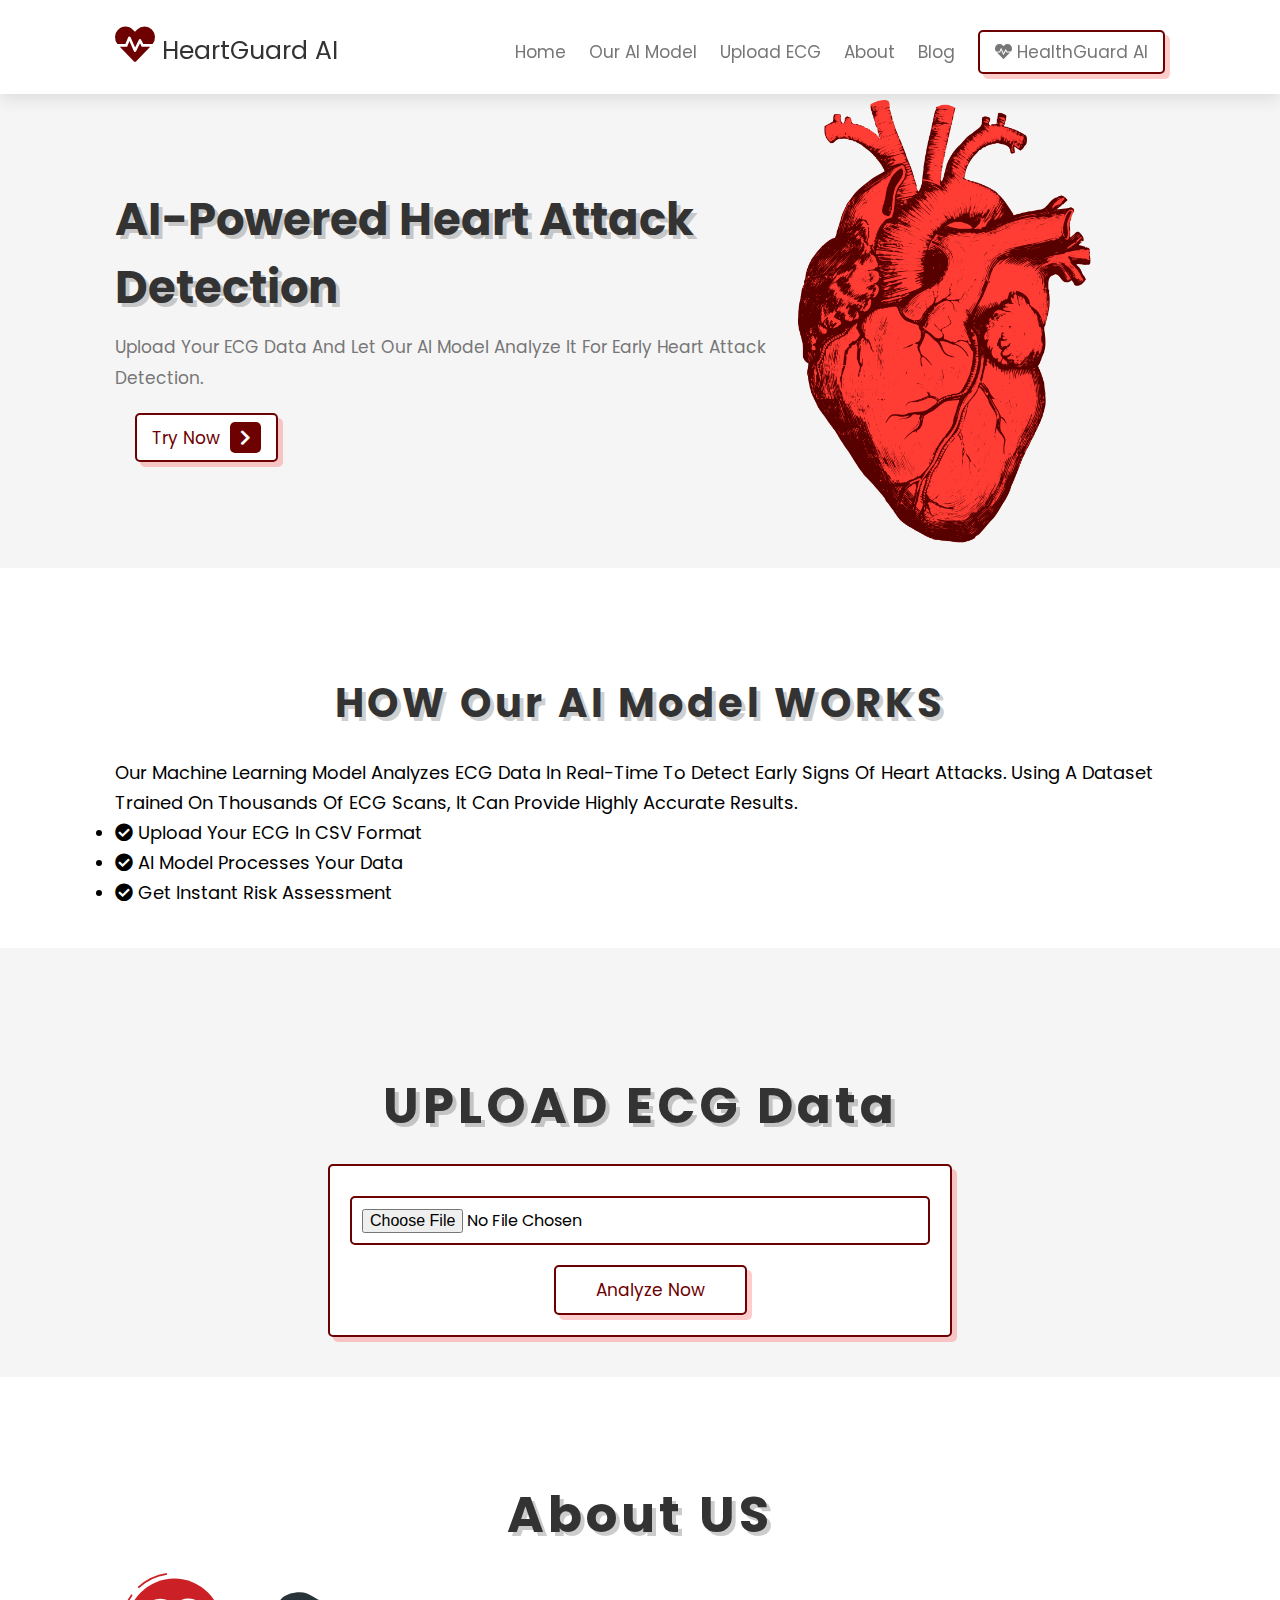
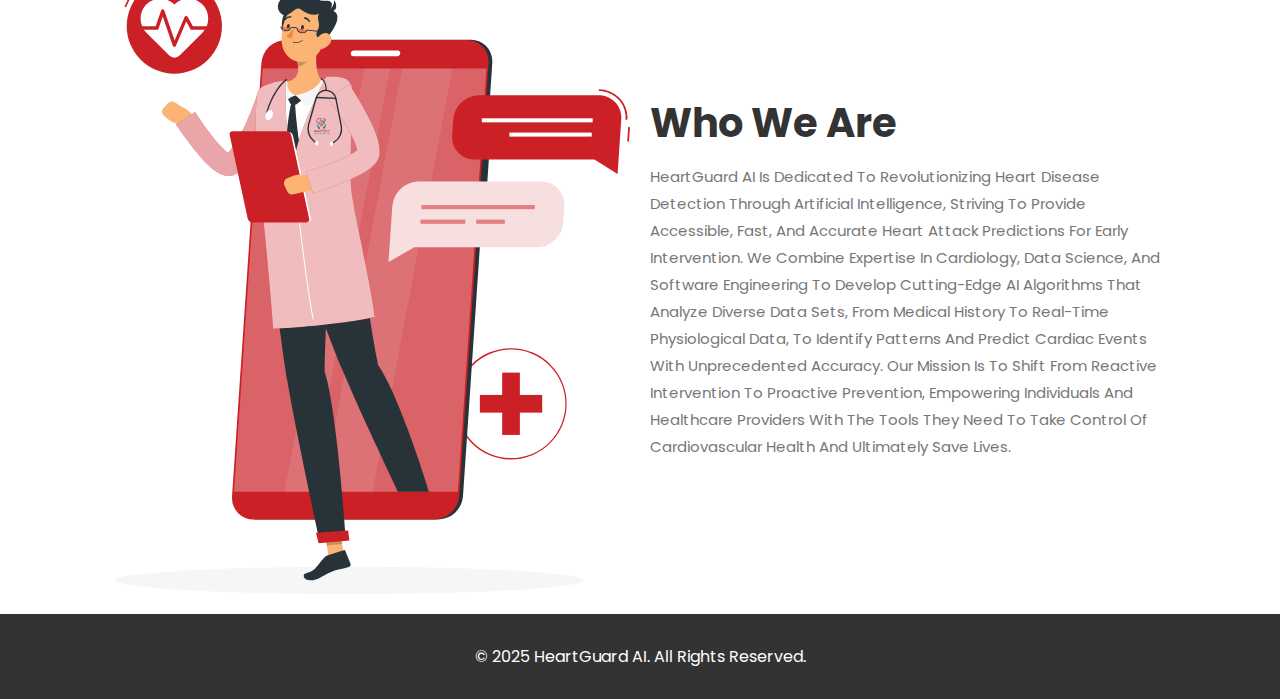
<file: index.html>
<!DOCTYPE html>
<html lang="en">
<head>
    <meta charset="UTF-8">
    <meta name="viewport" content="width=device-width, initial-scale=1.0">
    <title>Heart Attack Prediction</title>
    <link rel="stylesheet" href="https://cdnjs.cloudflare.com/ajax/libs/font-awesome/5.15.4/css/all.min.css">
    <link rel="stylesheet" href="style.css">
</head>
<body>

<header class="header">
    <a href="#" class="logo"> <i class="fas fa-heartbeat"></i> HeartGuard AI </a>
    <nav class="navbar">
        <a href="#home">Home</a>
        <a href="#model">Our AI Model</a>
        <a href="#upload">Upload ECG</a>
        <a href="#about">About</a>
        <a href="#blog">Blog</a>
        <a href="chatbot.html" class="btn"><i class="fas fa-heartbeat"></i> HealthGuard AI</a>
    </nav>
    <div id="menu-btn" class="fas fa-bars"></div>
</header>

<section class="home" id="home">
    <div class="content">
        <h3>AI-powered Heart Attack Detection</h3>
        <p>Upload your ECG data and let our AI model analyze it for early heart attack detection.</p>
        <a href="#upload" class="btn"> Try Now <span class="fas fa-chevron-right"></span> </a>
    </div>
    <div class="image">
        <img src="image/heart.png" alt="">
    </div>
</section>

<section class="ai-model" id="model">
    <h1 class="heading"> How <span>Our AI Model</span> Works </h1>
    <div class="content">
        <p>Our machine learning model analyzes ECG data in real-time to detect early signs of heart attacks. Using a dataset trained on thousands of ECG scans, it can provide highly accurate results.</p>
        <ul>
            <li><i class="fas fa-check-circle"></i> Upload your ECG in CSV format</li>
            <li><i class="fas fa-check-circle"></i> AI model processes your data</li>
            <li><i class="fas fa-check-circle"></i> Get instant risk assessment</li>
        </ul>
    </div>
</section>

<section class="upload" id="upload">
    <h1 class="heading"> Upload <span>ECG Data</span> </h1>
    <form action="upload.php" method="POST" enctype="multipart/form-data">
        <input type="file" name="ecg_file" accept=".csv" class="box">
        <input type="submit" value="Analyze Now" class="btn">
    </form>
</section>

<section class="about" id="about">
    <h1 class="heading"> <span>About</span> Us </h1>
    <div class="row">
        <div class="image">
            <img src="image/about.svg" alt="">
        </div>
        <div class="content">
            <h3>Who We Are</h3>
            <p>HeartGuard AI is dedicated to revolutionizing heart disease detection through artificial intelligence, striving to provide accessible, fast, and accurate heart attack predictions for early intervention.  We combine expertise in cardiology, data science, and software engineering to develop cutting-edge AI algorithms that analyze diverse data sets, from medical history to real-time physiological data, to identify patterns and predict cardiac events with unprecedented accuracy.  Our mission is to shift from reactive intervention to proactive prevention, empowering individuals and healthcare providers with the tools they need to take control of cardiovascular health and ultimately save lives.</p>
        </div>
</section>


<footer class="footer">
    <p>&copy; 2025 HeartGuard AI. All Rights Reserved.</p>
</footer>
<!-- <div id="chatbot-button" class="chatbot-button">
    <i class="fas fa-comments"></i>
</div>

<div id="chatbot-window" class="chatbot-window">
    <div class="chatbot-header">
        <h3>Chatbot</h3>
        <button id="close-chatbot" class="close-chatbot"><i class="fas fa-times"></i></button>
    </div>
    <div class="chatbot-body">
        <div id="chat-container">
            <div id="chat-box"></div>
            <div id="loading">Thinking...</div>
            <div id="input-container">
                <input type="text" id="user-input" placeholder="Type your message...">
                <button id="send-btn">Send</button>
            </div>
        </div>
    </div>
</div> -->

</body>
</html>
</file>
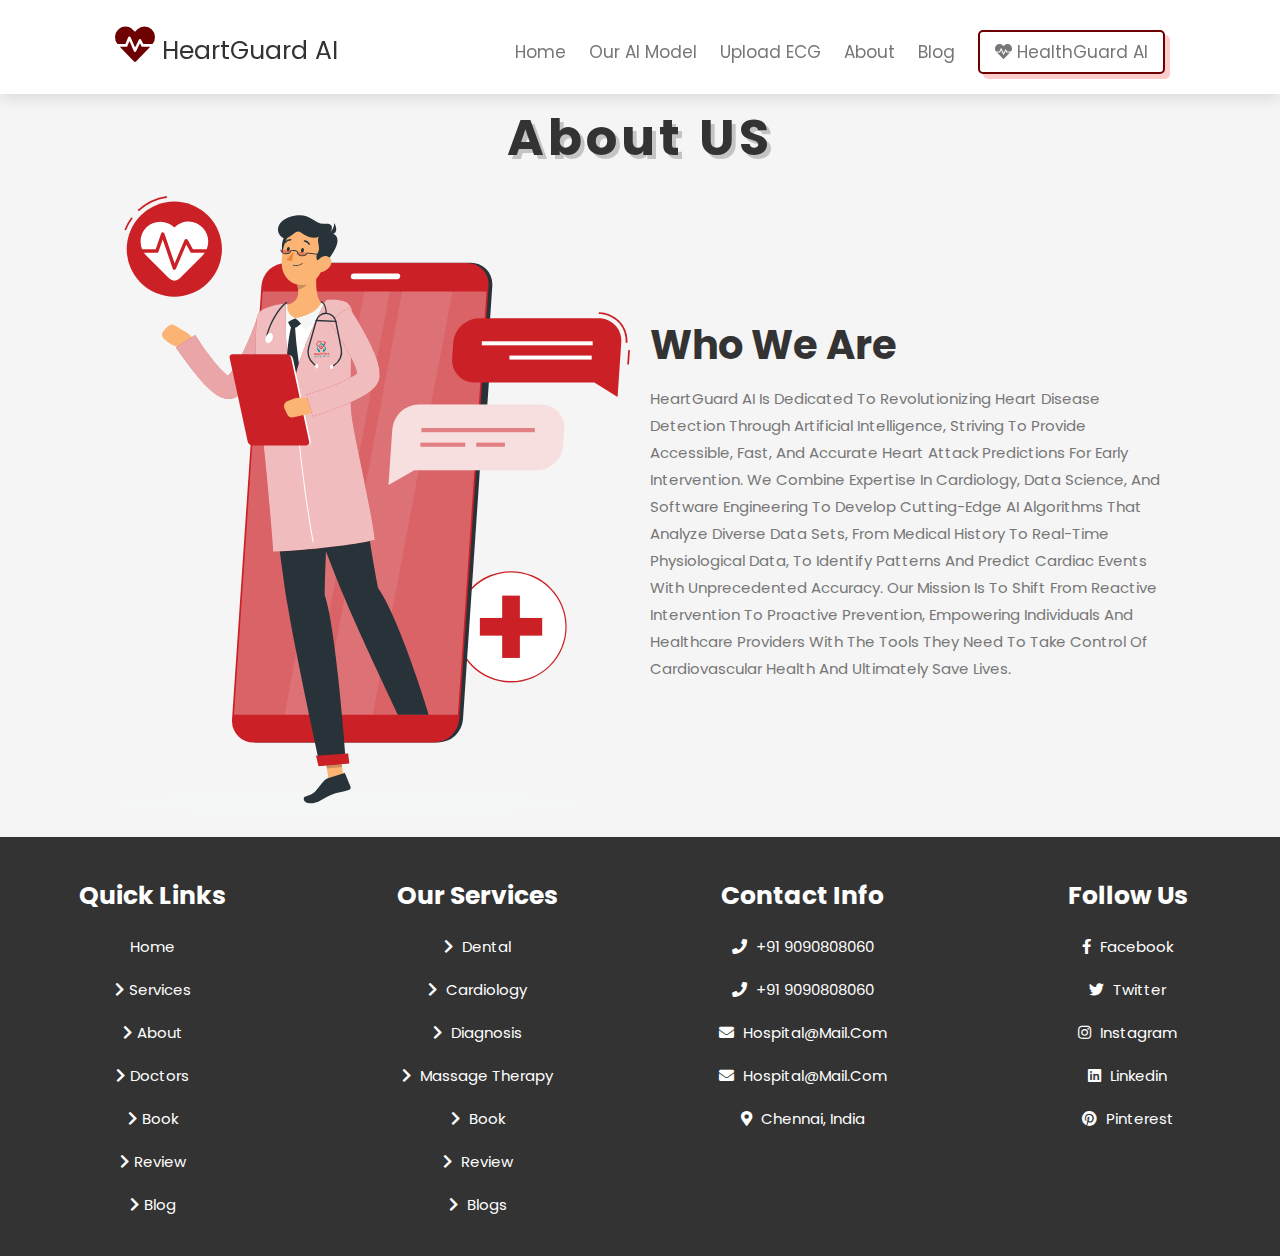
<file: about.html>
<!DOCTYPE html>
<html lang="en">
<head>
    <meta charset="UTF-8">
    <meta name="viewport" content="width=device-width, initial-scale=1.0">
    <title>Heart Attack Prediction</title>
    <link rel="stylesheet" href="https://cdnjs.cloudflare.com/ajax/libs/font-awesome/5.15.4/css/all.min.css">
    <link rel="stylesheet" href="style.css">
</head>
<body>
    <header class="header">
        <a href="#" class="logo"> <i class="fas fa-heartbeat"></i> HeartGuard AI </a>
        <nav class="navbar">
            <a href="index.html">Home</a>
            <a href="model.html">Our AI Model</a>
            <a href="upload.html">Upload ECG</a>
            <a href="about.html">About</a>
            <a href="blog.html">Blog</a>
            <a href="chatbot.html" class="btn"><i class="fas fa-heartbeat"></i> HealthGuard AI</a>
        </nav>
        <div id="menu-btn" class="fas fa-bars"></div>
    </header>
<section class="about" id="about">
    <h1 class="heading"> <span>About</span> Us </h1>
    <div class="row">
        <div class="image">
            <img src="image/about.svg" alt="">
        </div>
        <div class="content">
            <h3>Who We Are</h3>
            <p>HeartGuard AI is dedicated to revolutionizing heart disease detection through artificial intelligence, striving to provide accessible, fast, and accurate heart attack predictions for early intervention.  We combine expertise in cardiology, data science, and software engineering to develop cutting-edge AI algorithms that analyze diverse data sets, from medical history to real-time physiological data, to identify patterns and predict cardiac events with unprecedented accuracy.  Our mission is to shift from reactive intervention to proactive prevention, empowering individuals and healthcare providers with the tools they need to take control of cardiovascular health and ultimately save lives.</p>
        </div>
</section>


<section class="footer">
    <div class="box-container">
        <div class="box">
            <h3>quick links</h3>
            <a href="index.html">home</a>
            <a href="services.html"><i class="fas fa-chevron-right"></i>services</a>
            <a href="about.html"><i class="fas fa-chevron-right"></i>about</a>
            <a href="doctors.html"><i class="fas fa-chevron-right"></i>doctors</a>
            <a href="book.html"><i class="fas fa-chevron-right"></i>book</a>
            <a href="reviews.html"><i class="fas fa-chevron-right"></i>review</a>
            <a href="blogs.html"><i class="fas fa-chevron-right"></i>blog</a>
        </div>
        <div class="box">
            <h3>our services</h3>
            <a href="#"> <i class="fas fa-chevron-right"></i> dental </a>
            <a href="#"> <i class="fas fa-chevron-right"></i> cardiology </a>
            <a href="#"> <i class="fas fa-chevron-right"></i> diagnosis </a>
            <a href="#"> <i class="fas fa-chevron-right"></i> massage therapy </a>
            <a href="#"> <i class="fas fa-chevron-right"></i> book </a>
            <a href="#"> <i class="fas fa-chevron-right"></i> review </a>
            <a href="#"> <i class="fas fa-chevron-right"></i> blogs </a>
        </div>
        <div class="box">
            <h3>contact info</h3>
            <a href="#"> <i class="fas fa-phone"></i> +91 9090808060 </a>
            <a href="#"> <i class="fas fa-phone"></i> +91 9090808060 </a>
            <a href="#"> <i class="fas fa-envelope"></i> hospital@mail.com </a>
            <a href="#"> <i class="fas fa-envelope"></i> hospital@mail.com </a>
            <a href="#"> <i class="fas fa-map-marker-alt"></i> Chennai, India </a>
        </div>
        <div class="box">
            <h3>follow us</h3>
            <a href="#"> <i class="fab fa-facebook-f"></i> facebook </a>
            <a href="#"> <i class="fab fa-twitter"></i> twitter </a>
            <a href="#"> <i class="fab fa-instagram"></i> instagram </a>
            <a href="#"> <i class="fab fa-linkedin"></i> linkedin </a>
            <a href="#"> <i class="fab fa-pinterest"></i> pinterest </a>
        </div>
    </div>
</section>

</body>
</html>
</file>
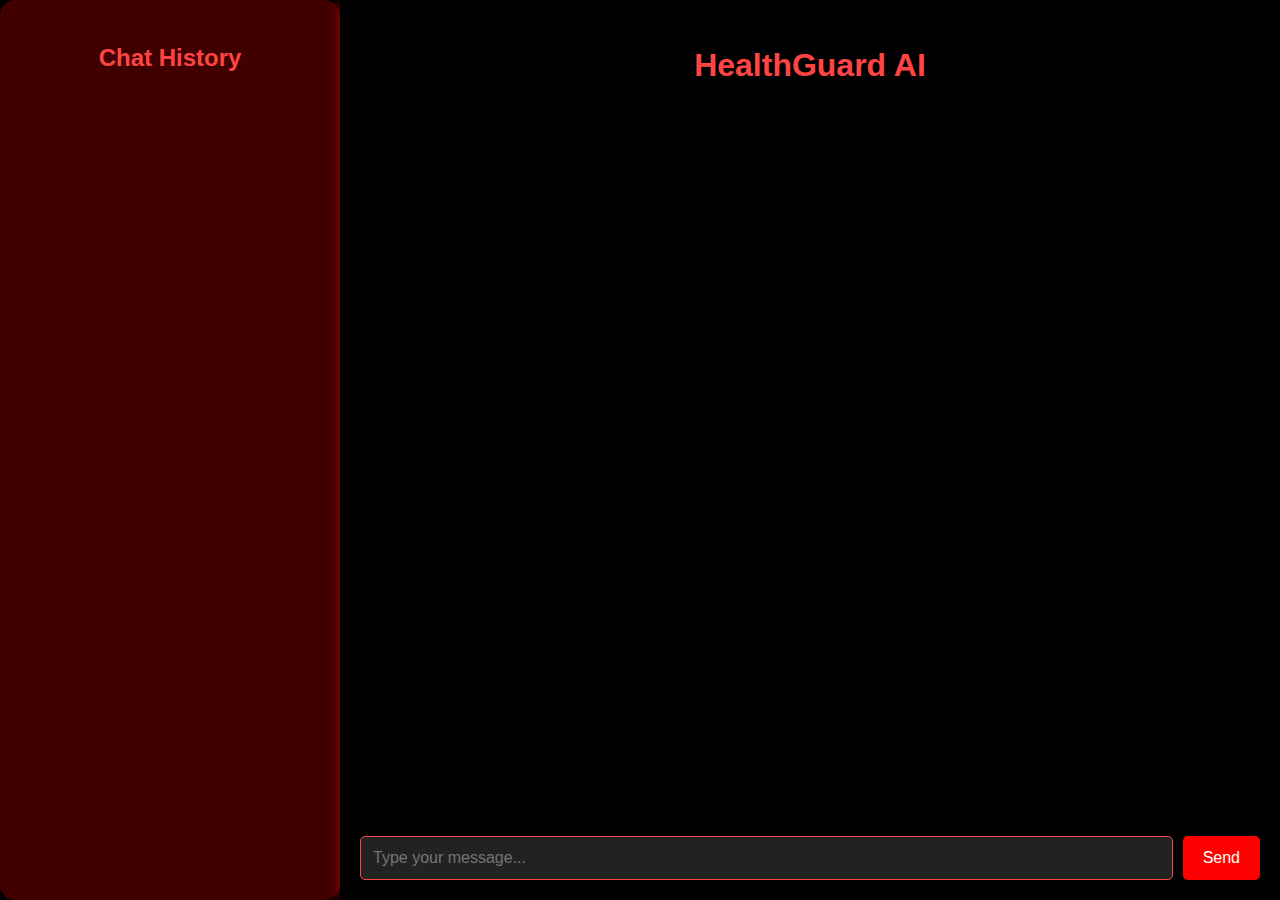
<file: ai-model.html>
<!DOCTYPE html>
<html lang="en">
<head>
    <meta charset="UTF-8">
    <meta name="viewport" content="width=device-width, initial-scale=1.0">
    <title>AI Chatbot</title>
    <style>
        body {
            font-family: 'Arial', sans-serif;
            margin: 0;
            padding: 0;
            display: flex;
            height: 100vh;
            background: #000;
            color: white;
        }
        #history-container {
            width: 300px;
            background-color: #400000;
            color: white;
            padding: 20px;
            overflow-y: auto;
            box-shadow: 5px 5px 15px rgba(0, 0, 0, 0.5);
            border-radius: 15px;
        }
        #history-container h3 {
            text-align: center;
            margin-bottom: 20px;
            font-size: 1.5em;
            color: #ff4444;
            font-family: 'Cursive', sans-serif;
        }
        .history-item {
            padding: 10px;
            border-bottom: 1px solid #700000;
            cursor: pointer;
            transition: background 0.3s ease;
        }
        .history-item:hover {
            background-color: #700000;
        }
        #chat-container {
            flex: 1;
            background-color: #000000;
            display: flex;
            flex-direction: column;
            justify-content: space-between;
            padding: 20px;
            box-shadow: 0 0 10px rgba(255, 0, 0, 0.5);
        }
        #chat-container h2 {
            text-align: center;
            color: #ff4444;
            font-size: 2em;
            margin-bottom: 10px;
        }
        #chat-box {
            flex: 1;
            overflow-y: auto;
            padding-bottom: 10px;
        }
        .message {
            margin-bottom: 10px;
            padding: 10px;
            border-radius: 10px;
            max-width: 75%;
            display: flex;
            align-items: center;
            opacity: 0;
            transform: translateY(10px);
            animation: fadeIn 0.3s ease-in-out forwards;
        }
        @keyframes fadeIn {
            to {
                opacity: 1;
                transform: translateY(0);
            }
        }
        .user-message {
            align-self: flex-end;
            background-color: #ff4444;
            color: white;
        }
        .bot-message {
            align-self: flex-start;
            background-color: #333;
            color: #ff4444;
        }
        #input-container {
            display: flex;
            padding-top: 10px;
        }
        #user-input {
            flex: 1;
            padding: 12px;
            border: 1px solid #ff4444;
            border-radius: 5px;
            font-size: 1em;
            background-color: #222;
            color: white;
        }
        #send-btn {
            padding: 12px 20px;
            background-color: #ff0000;
            color: white;
            border: none;
            border-radius: 5px;
            cursor: pointer;
            margin-left: 10px;
            font-size: 1em;
            transition: background 0.3s ease;
        }
        #send-btn:hover {
            background-color: #cc0000;
        }
        #loading {
            display: none;
            font-size: 14px;
            color: #ff4444;
            text-align: center;
            margin-top: 10px;
        }
    </style>
</head>
<body>
    <div id="history-container">
        <h3>Chat History</h3>
        <div id="history"></div>
    </div>
    <div id="chat-container">
        <h2>HealthGuard AI</h2>
        <div id="chat-box"></div>
        <div id="loading">Thinking...</div>
        <div id="input-container">
            <input type="text" id="user-input" placeholder="Type your message...">
            <button id="send-btn">Send</button>
        </div>
    </div>
</body>
</html>
</file>
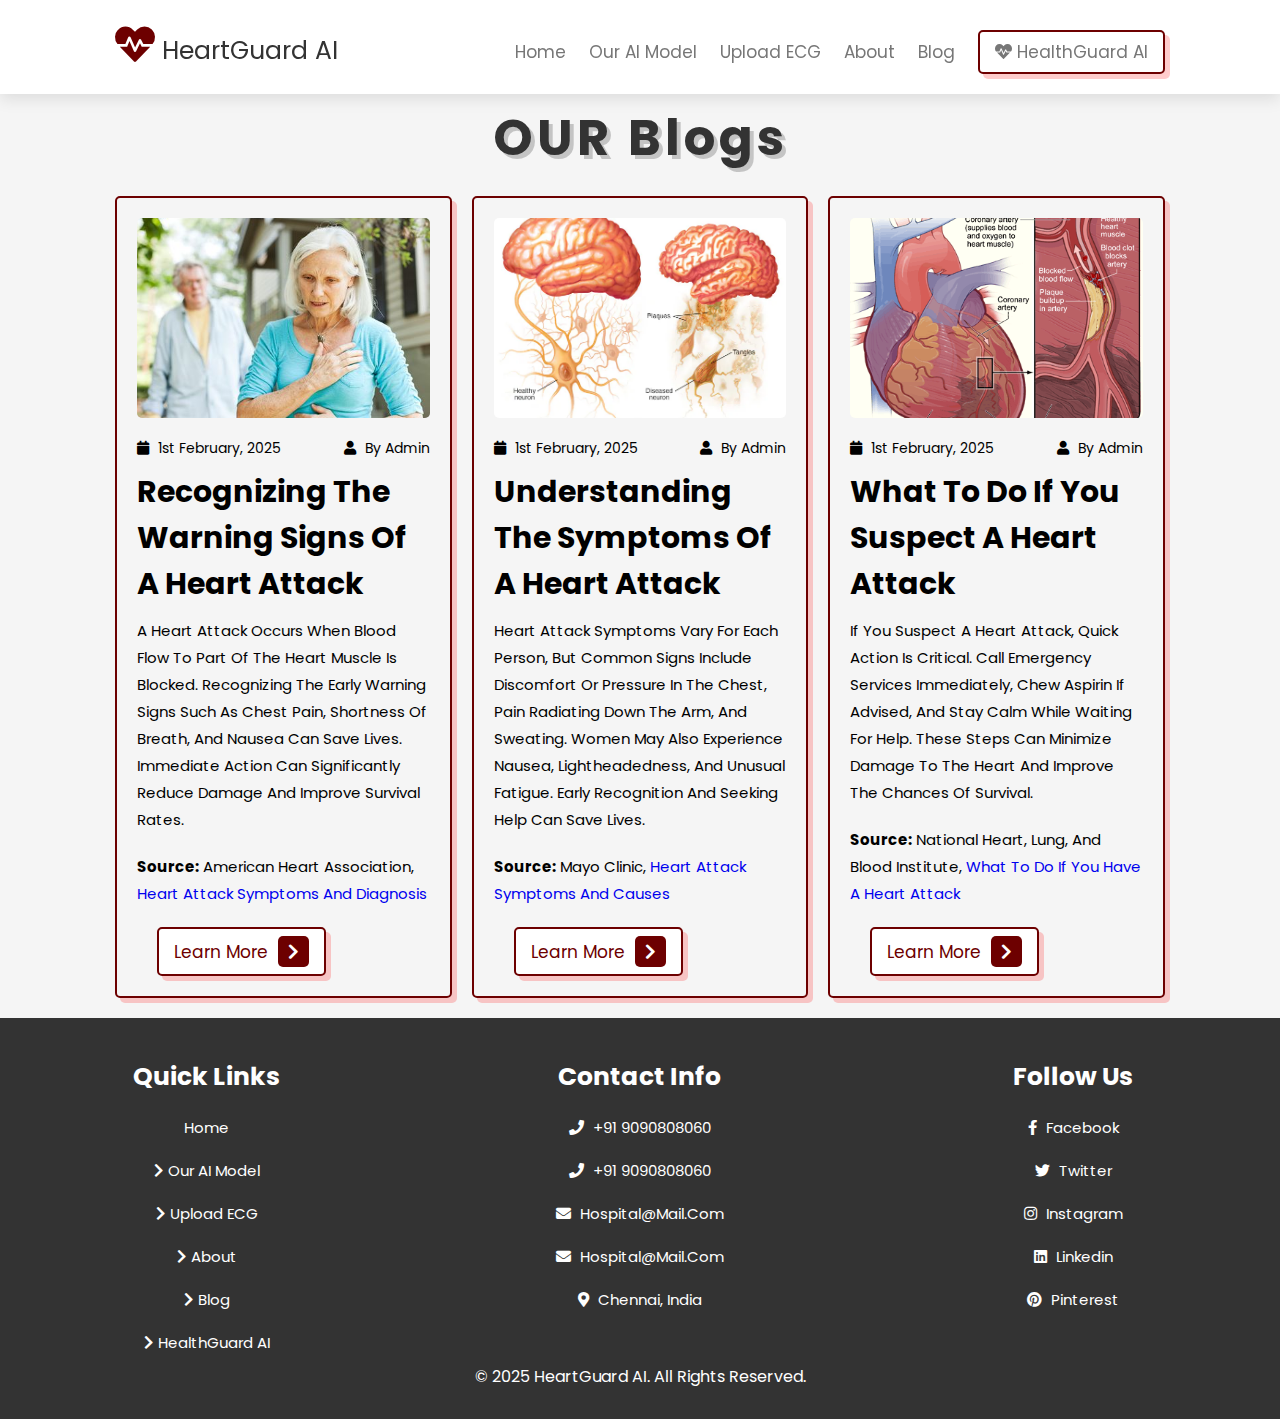
<file: blog.html>
<!DOCTYPE html>
<html lang="en">
<head>
    <meta charset="UTF-8">
    <meta name="viewport" content="width=device-width, initial-scale=1.0">
    <title>Heart Attack Prediction</title>
    <link rel="stylesheet" href="https://cdnjs.cloudflare.com/ajax/libs/font-awesome/5.15.4/css/all.min.css">
    <link rel="stylesheet" href="style.css">
</head>
<body>

<header class="header">
    <a href="#" class="logo"> <i class="fas fa-heartbeat"></i> HeartGuard AI </a>
    <nav class="navbar">
        <a href="index.html">Home</a>
        <a href="model.html">Our AI Model</a>
        <a href="upload.html">Upload ECG</a>
        <a href="about.html">About</a>
        <a href="blog.html">Blog</a>
        <a href="chatbot.html" class="btn"><i class="fas fa-heartbeat"></i> HealthGuard AI</a>
    </nav>
    <div id="menu-btn" class="fas fa-bars"></div>
</header>

<!--  blog section start -->
<section class="blogs" id="blogs">

    <h1 class="heading"> our <span>blogs</span> </h1>

    <div class="box-container">

        <div class="box">
            <div class="image">
                <img src="image/blog1.jpg" alt="">
            </div>
            <div class="content">
                <div class="icon">
                    <a href="#"> <i class="fas fa-calendar"></i> 1st February, 2025 </a>
                    <a href="#"> <i class="fas fa-user"></i> by admin </a>
                </div>
                <h3> Recognizing the Warning Signs of a Heart Attack</h3>
                <p>A heart attack occurs when blood flow to part of the heart muscle is blocked. Recognizing the early warning signs such as chest pain, shortness of breath, and nausea can save lives. Immediate action can significantly reduce damage and improve survival rates.</p>
                <p><strong>Source:</strong> American Heart Association, <a href="https://www.heart.org/en/health-topics/heart-attack" target="_blank">Heart Attack Symptoms and Diagnosis</a></p>
                <a href="https://www.heart.org/en/health-topics/heart-attack" class="btn" target="_blank"> learn more <span class="fas fa-chevron-right"></span> </a>
            </div>
        </div>

        <div class="box">
            <div class="image">
                <img src="image/blog2.webp" alt="">
            </div>
            <div class="content">
                <div class="icon">
                    <a href="#"> <i class="fas fa-calendar"></i> 1st February, 2025 </a>
                    <a href="#"> <i class="fas fa-user"></i> by admin </a>
                </div>
                <h3> Understanding the Symptoms of a Heart Attack</h3>
                <p>Heart attack symptoms vary for each person, but common signs include discomfort or pressure in the chest, pain radiating down the arm, and sweating. Women may also experience nausea, lightheadedness, and unusual fatigue. Early recognition and seeking help can save lives.</p>
                <p><strong>Source:</strong> Mayo Clinic, <a href="https://www.mayoclinic.org/diseases-conditions/heart-attack/symptoms-causes/syc-20350456" target="_blank">Heart Attack Symptoms and Causes</a></p>
                <a href="https://www.mayoclinic.org/diseases-conditions/heart-attack/symptoms-causes/syc-20350456" class="btn" target="_blank"> learn more <span class="fas fa-chevron-right"></span> </a>
            </div>
        </div>

        <div class="box">
            <div class="image">
                <img src="image/blog3.gif" alt="">
            </div>
            <div class="content">
                <div class="icon">
                    <a href="#"> <i class="fas fa-calendar"></i> 1st February, 2025 </a>
                    <a href="#"> <i class="fas fa-user"></i> by admin </a>
                </div>
                <h3> What to Do If You Suspect a Heart Attack</h3>
                <p>If you suspect a heart attack, quick action is critical. Call emergency services immediately, chew aspirin if advised, and stay calm while waiting for help. These steps can minimize damage to the heart and improve the chances of survival.</p>
                <p><strong>Source:</strong> National Heart, Lung, and Blood Institute, <a href="https://www.nhlbi.nih.gov/health/heart-attack" target="_blank">What to Do if You Have a Heart Attack</a></p>
                <a href="https://www.nhlbi.nih.gov/health/heart-attack" class="btn" target="_blank"> learn more <span class="fas fa-chevron-right"></span> </a>
            </div>
        </div>

    </div>

</section>
<!--  blog section end -->

<footer class="footer">
    <div class="box-container">
        <div class="box">
            <h3>quick links</h3>
            <a href="index.html">home</a>
            <a href="model.html"><i class="fas fa-chevron-right"></i>Our AI Model</a>
            <a href="upload.html"><i class="fas fa-chevron-right"></i>Upload ECG</a>
            <a href="about.html"><i class="fas fa-chevron-right"></i>About</a>
            <a href="blog.html"><i class="fas fa-chevron-right"></i>Blog</a>
            <a href="chatbot.html"><i class="fas fa-chevron-right"></i>HealthGuard AI</a>
        </div>
        <div class="box">
            <h3>contact info</h3>
            <a href="#"> <i class="fas fa-phone"></i> +91 9090808060 </a>
            <a href="#"> <i class="fas fa-phone"></i> +91 9090808060 </a>
            <a href="#"> <i class="fas fa-envelope"></i> hospital@mail.com </a>
            <a href="#"> <i class="fas fa-envelope"></i> hospital@mail.com </a>
            <a href="#"> <i class="fas fa-map-marker-alt"></i> Chennai, India </a>
        </div>
        <div class="box">
            <h3>follow us</h3>
            <a href="#"> <i class="fab fa-facebook-f"></i> facebook </a>
            <a href="#"> <i class="fab fa-twitter"></i> twitter </a>
            <a href="#"> <i class="fab fa-instagram"></i> instagram </a>
            <a href="#"> <i class="fab fa-linkedin"></i> linkedin </a>
            <a href="#"> <i class="fab fa-pinterest"></i> pinterest </a>
        </div>
    </div>
    <p>&copy; 2025 HeartGuard AI. All Rights Reserved.</p>
</footer>

</body>
</html>
</file>
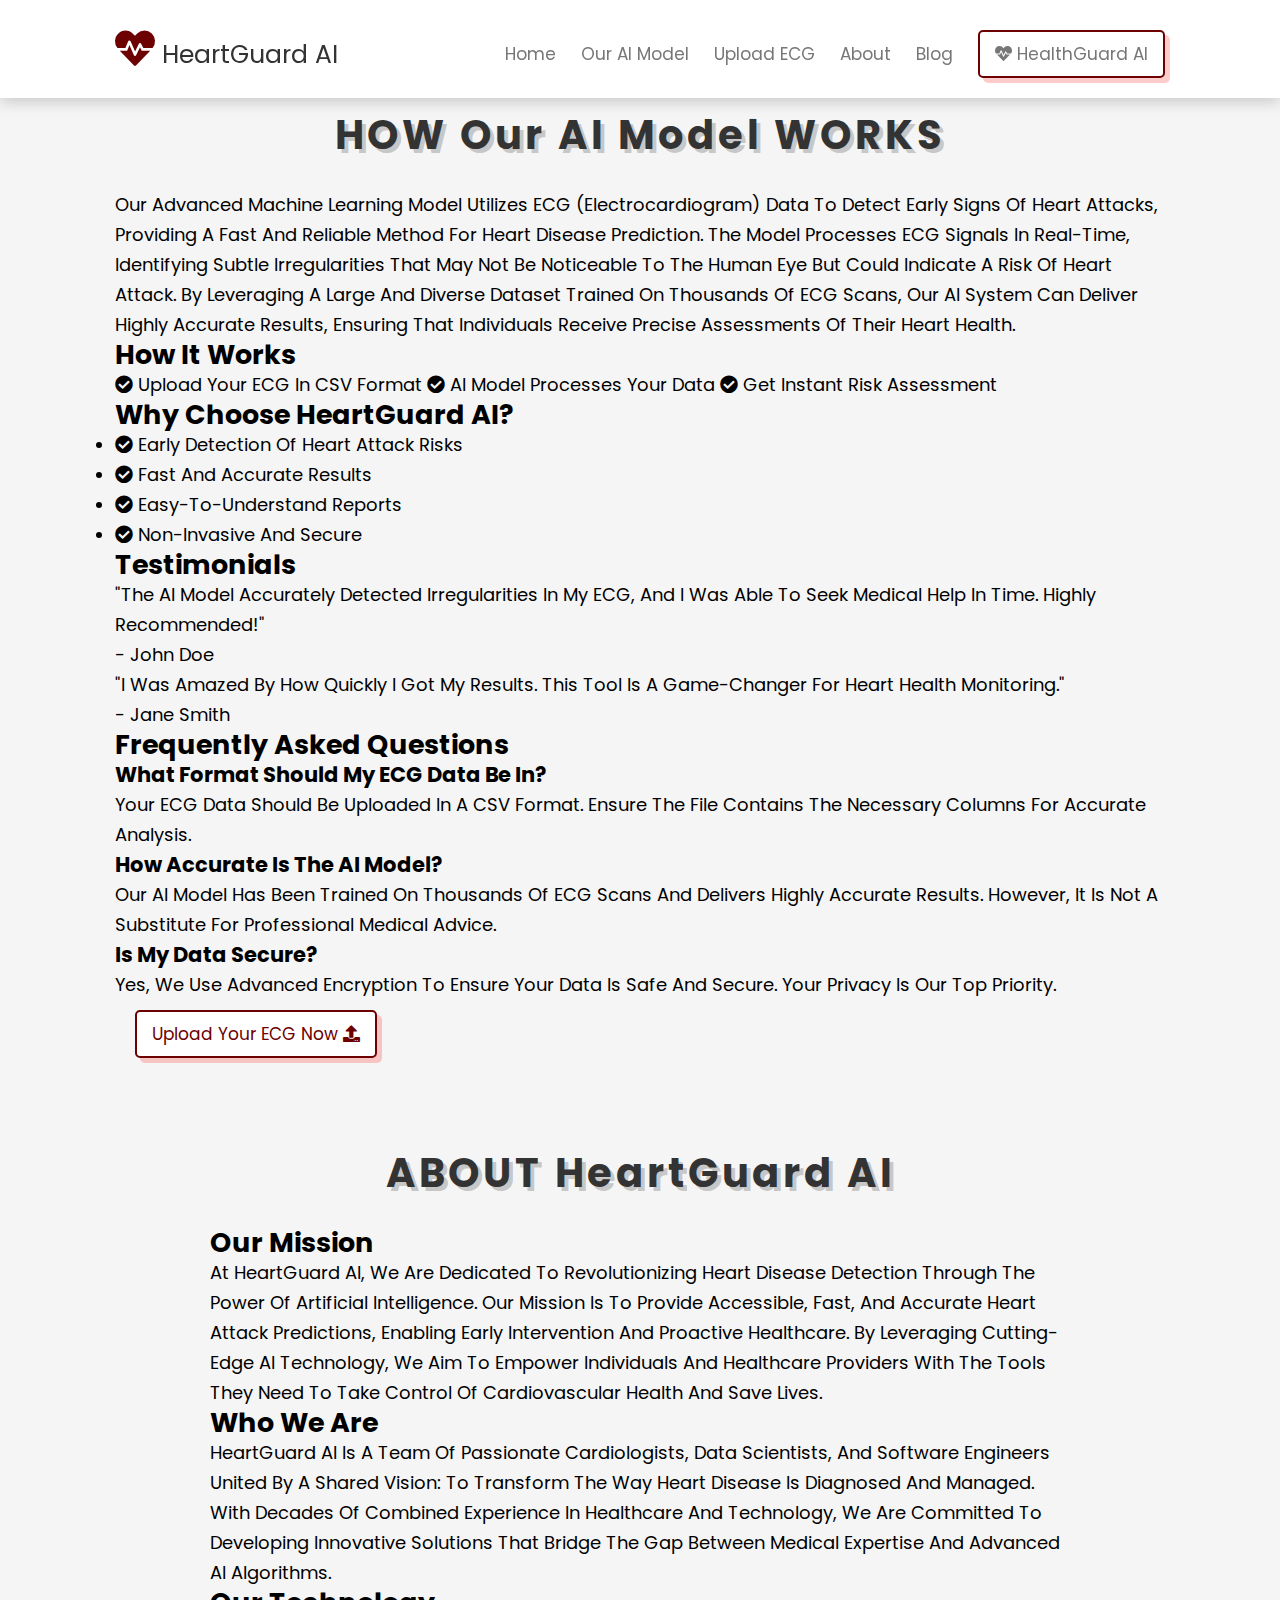
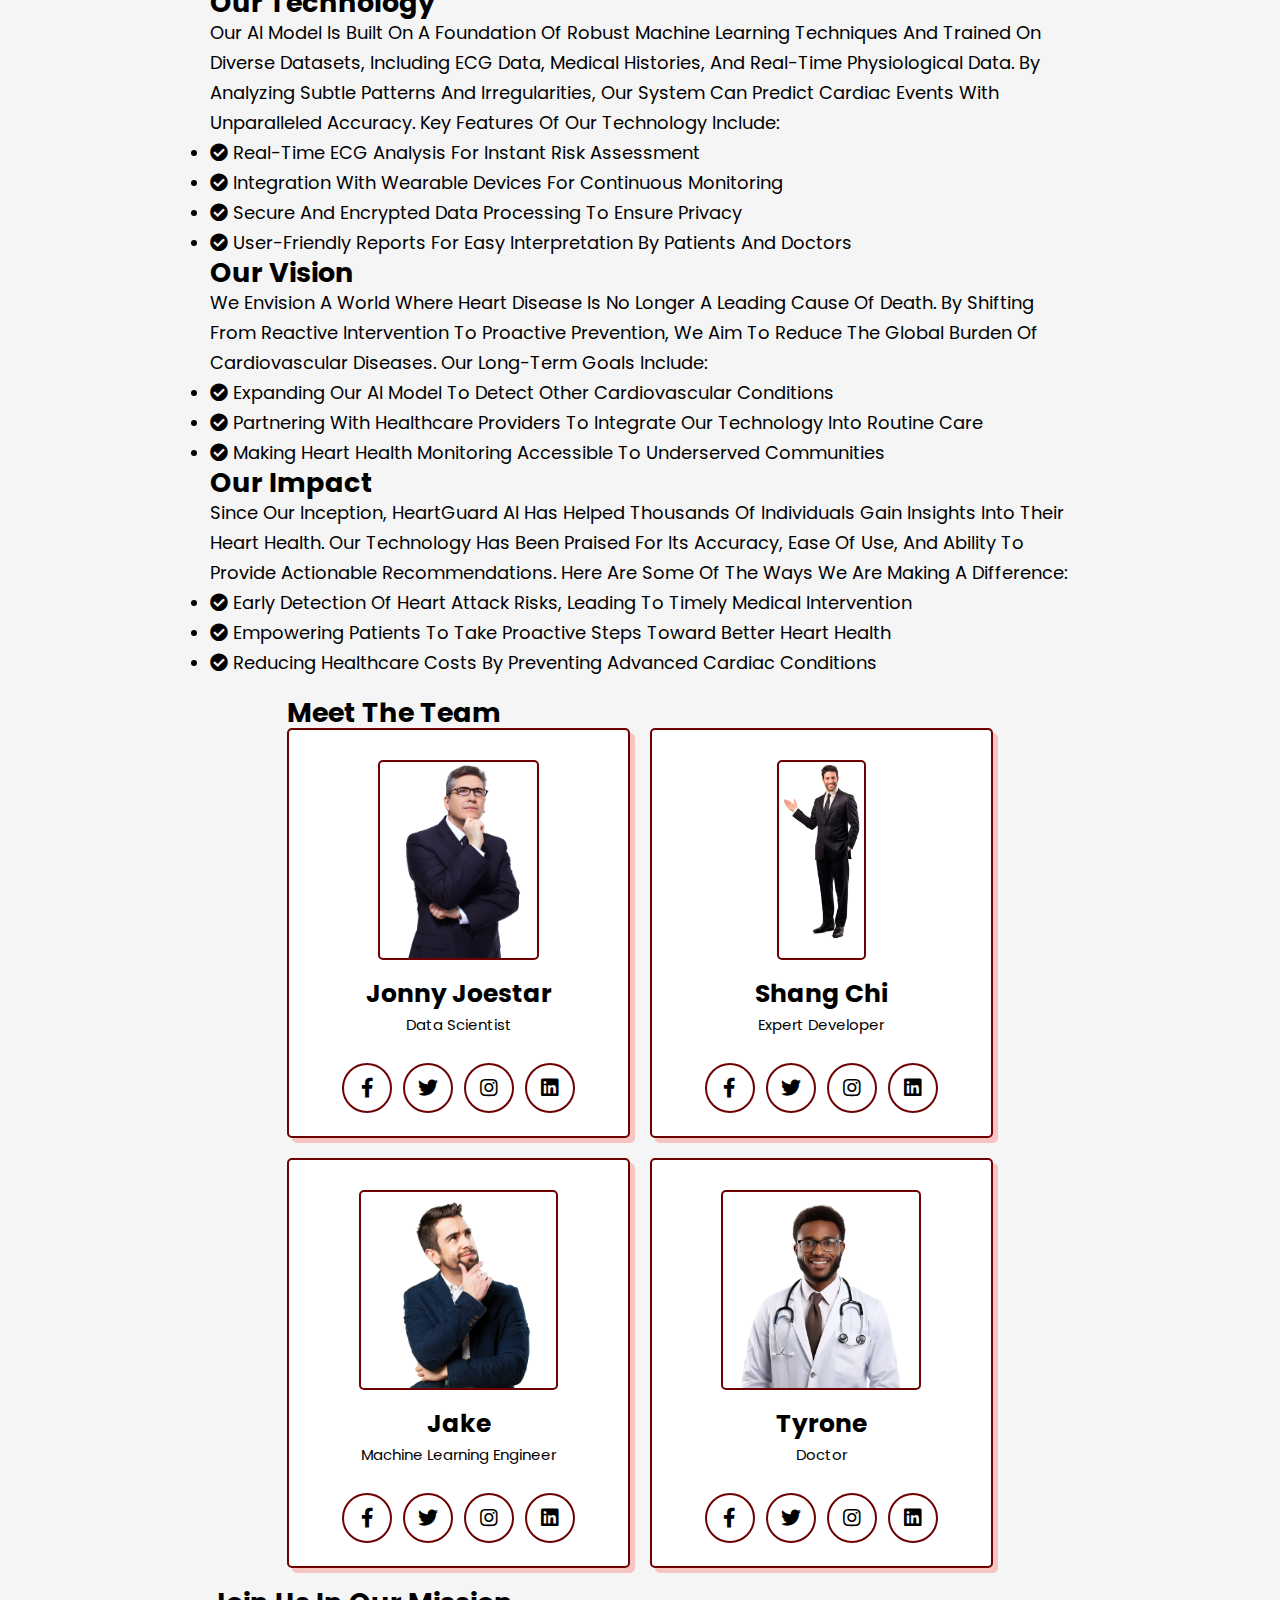
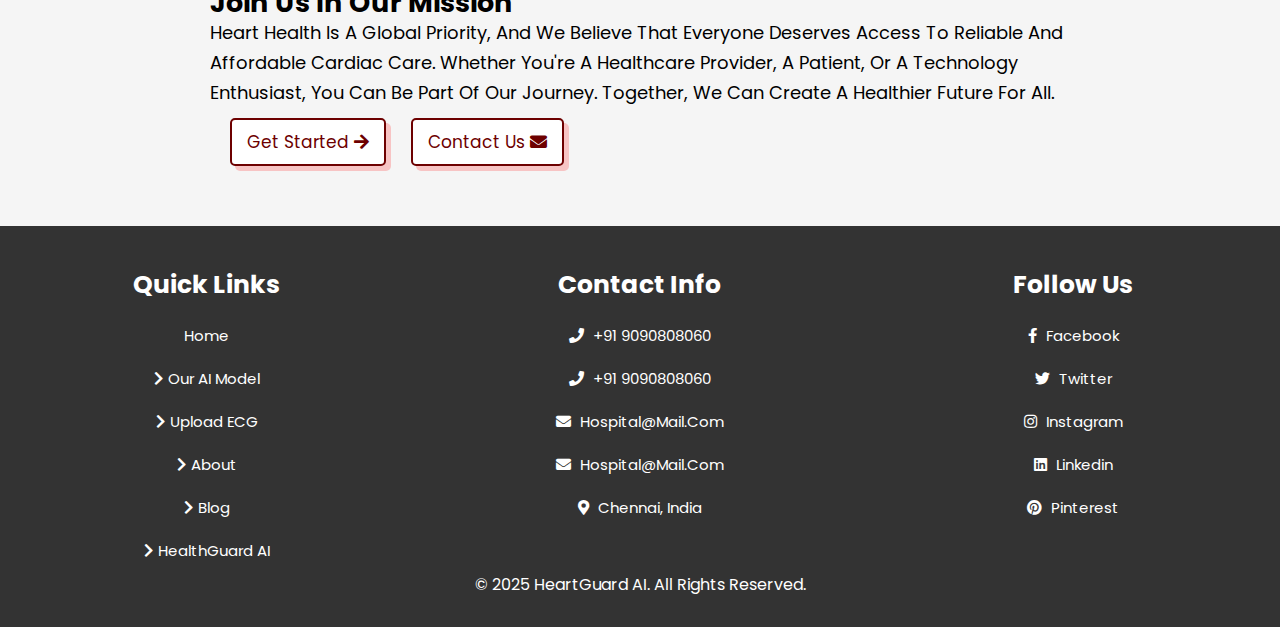
<file: model.html>
<!DOCTYPE html>
<html lang="en">
<head>
    <meta charset="UTF-8">
    <meta name="viewport" content="width=device-width, initial-scale=1.0">
    <title>Heart Attack Prediction - AI Model</title>
    <link rel="stylesheet" href="https://cdnjs.cloudflare.com/ajax/libs/font-awesome/5.15.4/css/all.min.css">
    <link rel="stylesheet" href="style.css">
</head>
<body background="image/model.png">

<!-- Header Section -->
<header class="header">
    <a href="#" class="logo"> <i class="fas fa-heartbeat"></i> HeartGuard AI </a>
    <nav class="navbar">
        <a href="index.html">Home</a>
        <a href="model.html">Our AI Model</a>
        <a href="upload.html">Upload ECG</a>
        <a href="about.html">About</a>
        <a href="blog.html">Blog</a>
        <a href="chatbot.html" class="btn"><i class="fas fa-heartbeat"></i> HealthGuard AI</a>
    </nav>
    <div id="menu-btn" class="fas fa-bars"></div>
</header>

<!-- AI Model Section -->
<section class="ai-model" id="model">
    <h1 class="heading"> How <span>Our AI Model</span> Works </h1>
    <div class="content">
        <p>Our advanced machine learning model utilizes ECG (electrocardiogram) data to detect early signs of heart attacks, providing a fast and reliable method for heart disease prediction. The model processes ECG signals in real-time, identifying subtle irregularities that may not be noticeable to the human eye but could indicate a risk of heart attack. By leveraging a large and diverse dataset trained on thousands of ECG scans, our AI system can deliver highly accurate results, ensuring that individuals receive precise assessments of their heart health.</p>
        
        <h2>How It Works</h2>
            <i class="fas fa-check-circle"></i> Upload your ECG in CSV format
            <i class="fas fa-check-circle"></i> AI model processes your data
            <i class="fas fa-check-circle"></i> Get instant risk assessment
        


        <h2>Why Choose HeartGuard AI?</h2>
        <div class="benefits">
            <ul>
                <li><i class="fas fa-check-circle"></i> Early detection of heart attack risks</li>
                <li><i class="fas fa-check-circle"></i> Fast and accurate results</li>
                <li><i class="fas fa-check-circle"></i> Easy-to-understand reports</li>
                <li><i class="fas fa-check-circle"></i> Non-invasive and secure</li>
            </ul>
        </div>

        <h2>Testimonials</h2>
        <div class="testimonials">
            <div class="testimonial">
                <p>"The AI model accurately detected irregularities in my ECG, and I was able to seek medical help in time. Highly recommended!"</p>
                <p>- John Doe</p>
            </div>
            <div class="testimonial">
                <p>"I was amazed by how quickly I got my results. This tool is a game-changer for heart health monitoring."</p>
                <p>- Jane Smith</p>
            </div>
        </div>

        <h2>Frequently Asked Questions</h2>
        <div class="faq">
            <div class="question">
                <h3>What format should my ECG data be in?</h3>
                <p>Your ECG data should be uploaded in a CSV format. Ensure the file contains the necessary columns for accurate analysis.</p>
            </div>
            <div class="question">
                <h3>How accurate is the AI model?</h3>
                <p>Our AI model has been trained on thousands of ECG scans and delivers highly accurate results. However, it is not a substitute for professional medical advice.</p>
            </div>
            <div class="question">
                <h3>Is my data secure?</h3>
                <p>Yes, we use advanced encryption to ensure your data is safe and secure. Your privacy is our top priority.</p>
            </div>
        </div>
        <div class="cta">
            <a href="upload.html" class="btn">Upload Your ECG Now <i class="fas fa-upload"></i></a>
        </div>
    </div>

    <!DOCTYPE html>
<html lang="en">
<head>
    <meta charset="UTF-8">
    <meta name="viewport" content="width=device-width, initial-scale=1.0">
    <title>About HeartGuard AI</title>
    <link rel="stylesheet" href="https://cdnjs.cloudflare.com/ajax/libs/font-awesome/5.15.4/css/all.min.css">
    <link rel="stylesheet" href="style.css">
</head>
<body>

<!-- Header Section -->
<header class="header">
    <a href="#" class="logo"> <i class="fas fa-heartbeat"></i> HeartGuard AI </a>
    <nav class="navbar">
        <a href="index.html">Home</a>
        <a href="model.html">Our AI Model</a>
        <a href="upload.html">Upload ECG</a>
        <a href="about.html">About</a>
        <a href="blog.html">Blog</a>
        <a href="chatbot.html" class="btn"><i class="fas fa-heartbeat"></i> HealthGuard AI</a>
    </nav>
    <div id="menu-btn" class="fas fa-bars"></div>
</header>

<!-- About Section -->
<section class="about" id="about">
    <h1 class="heading"> About <span>HeartGuard AI</span> </h1>
    <div class="container">
        <div class="content">
            <h2>Our Mission</h2>
            <p>At HeartGuard AI, we are dedicated to revolutionizing heart disease detection through the power of artificial intelligence. Our mission is to provide accessible, fast, and accurate heart attack predictions, enabling early intervention and proactive healthcare. By leveraging cutting-edge AI technology, we aim to empower individuals and healthcare providers with the tools they need to take control of cardiovascular health and save lives.</p>

            <h2>Who We Are</h2>
            <p>HeartGuard AI is a team of passionate cardiologists, data scientists, and software engineers united by a shared vision: to transform the way heart disease is diagnosed and managed. With decades of combined experience in healthcare and technology, we are committed to developing innovative solutions that bridge the gap between medical expertise and advanced AI algorithms.</p>

            <h2>Our Technology</h2>
            <p>Our AI model is built on a foundation of robust machine learning techniques and trained on diverse datasets, including ECG data, medical histories, and real-time physiological data. By analyzing subtle patterns and irregularities, our system can predict cardiac events with unparalleled accuracy. Key features of our technology include:</p>
            <ul class="list">
                <li><i class="fas fa-check-circle"></i> Real-time ECG analysis for instant risk assessment</li>
                <li><i class="fas fa-check-circle"></i> Integration with wearable devices for continuous monitoring</li>
                <li><i class="fas fa-check-circle"></i> Secure and encrypted data processing to ensure privacy</li>
                <li><i class="fas fa-check-circle"></i> User-friendly reports for easy interpretation by patients and doctors</li>
            </ul>

            <h2>Our Vision</h2>
            <p>We envision a world where heart disease is no longer a leading cause of death. By shifting from reactive intervention to proactive prevention, we aim to reduce the global burden of cardiovascular diseases. Our long-term goals include:</p>
            <ul class="list">
                <li><i class="fas fa-check-circle"></i> Expanding our AI model to detect other cardiovascular conditions</li>
                <li><i class="fas fa-check-circle"></i> Partnering with healthcare providers to integrate our technology into routine care</li>
                <li><i class="fas fa-check-circle"></i> Making heart health monitoring accessible to underserved communities</li>
            </ul>

            <h2>Our Impact</h2>
            <p>Since our inception, HeartGuard AI has helped thousands of individuals gain insights into their heart health. Our technology has been praised for its accuracy, ease of use, and ability to provide actionable recommendations. Here are some of the ways we are making a difference:</p>
            <ul class="list">
                <li><i class="fas fa-check-circle"></i> Early detection of heart attack risks, leading to timely medical intervention</li>
                <li><i class="fas fa-check-circle"></i> Empowering patients to take proactive steps toward better heart health</li>
                <li><i class="fas fa-check-circle"></i> Reducing healthcare costs by preventing advanced cardiac conditions</li>
            </ul>

            
            <section class="doctors" id="doctors">
                <h2>Meet the Team</h2>
            
                <div class="box-container">
            
                    <div class="box">
                        <img src="image/team1.png" alt="Doctor 1">
                        <h3>Jonny Joestar</h3>
                        <span>Data Scientist</span>
                        <div class="share">
                            <a href="#" class="fab fa-facebook-f"></a>
                            <a href="#" class="fab fa-twitter"></a>
                            <a href="#" class="fab fa-instagram"></a>
                            <a href="#" class="fab fa-linkedin"></a>
                        </div>
                    </div>
            
                    <div class="box">
                        <img src="image/team2.png" alt="Doctor 2">
                        <h3>Shang Chi</h3>
                        <span>Expert Developer</span>
                        <div class="share">
                            <a href="#" class="fab fa-facebook-f"></a>
                            <a href="#" class="fab fa-twitter"></a>
                            <a href="#" class="fab fa-instagram"></a>
                            <a href="#" class="fab fa-linkedin"></a>
                        </div>
                    </div>
            
                    <div class="box">
                        <img src="image/team3.png" alt="Doctor 3">
                        <h3>Jake</h3>
                        <span>Machine Learning Engineer</span>
                        <div class="share">
                            <a href="#" class="fab fa-facebook-f"></a>
                            <a href="#" class="fab fa-twitter"></a>
                            <a href="#" class="fab fa-instagram"></a>
                            <a href="#" class="fab fa-linkedin"></a>
                        </div>
                    </div>

                    <div class="box">
                        <img src="image/team4.png" alt="Doctor 3">
                        <h3>Tyrone</h3>
                        <span>Doctor</span>
                        <div class="share">
                            <a href="#" class="fab fa-facebook-f"></a>
                            <a href="#" class="fab fa-twitter"></a>
                            <a href="#" class="fab fa-instagram"></a>
                            <a href="#" class="fab fa-linkedin"></a>
                        </div>
                    </div>
            
                </div>
            
            </section>
            

            <h2>Join Us in Our Mission</h2>
            <p>Heart health is a global priority, and we believe that everyone deserves access to reliable and affordable cardiac care. Whether you're a healthcare provider, a patient, or a technology enthusiast, you can be part of our journey. Together, we can create a healthier future for all.</p>
            <div class="cta">
                <a href="upload.html" class="btn">Get Started <i class="fas fa-arrow-right"></i></a>
                <a href="contact.html" class="btn">Contact Us <i class="fas fa-envelope"></i></a>
            </div>
        </div>
    </div>
</section>

    
</section>

<footer class="footer">
    <div class="box-container">
        <div class="box">
            <h3>quick links</h3>
            <a href="index.html">home</a>
            <a href="model.html"><i class="fas fa-chevron-right"></i>Our AI Model</a>
            <a href="upload.html"><i class="fas fa-chevron-right"></i>Upload ECG</a>
            <a href="about.html"><i class="fas fa-chevron-right"></i>About</a>
            <a href="blog.html"><i class="fas fa-chevron-right"></i>Blog</a>
            <a href="chatbot.html"><i class="fas fa-chevron-right"></i>HealthGuard AI</a>
        </div>
        <div class="box">
            <h3>contact info</h3>
            <a href="#"> <i class="fas fa-phone"></i> +91 9090808060 </a>
            <a href="#"> <i class="fas fa-phone"></i> +91 9090808060 </a>
            <a href="#"> <i class="fas fa-envelope"></i> hospital@mail.com </a>
            <a href="#"> <i class="fas fa-envelope"></i> hospital@mail.com </a>
            <a href="#"> <i class="fas fa-map-marker-alt"></i> Chennai, India </a>
        </div>
        <div class="box">
            <h3>follow us</h3>
            <a href="#"> <i class="fab fa-facebook-f"></i> facebook </a>
            <a href="#"> <i class="fab fa-twitter"></i> twitter </a>
            <a href="#"> <i class="fab fa-instagram"></i> instagram </a>
            <a href="#"> <i class="fab fa-linkedin"></i> linkedin </a>
            <a href="#"> <i class="fab fa-pinterest"></i> pinterest </a>
        </div>
    </div>
    <p>&copy; 2025 HeartGuard AI. All Rights Reserved.</p>
</footer>

</body>
</html>
</file>
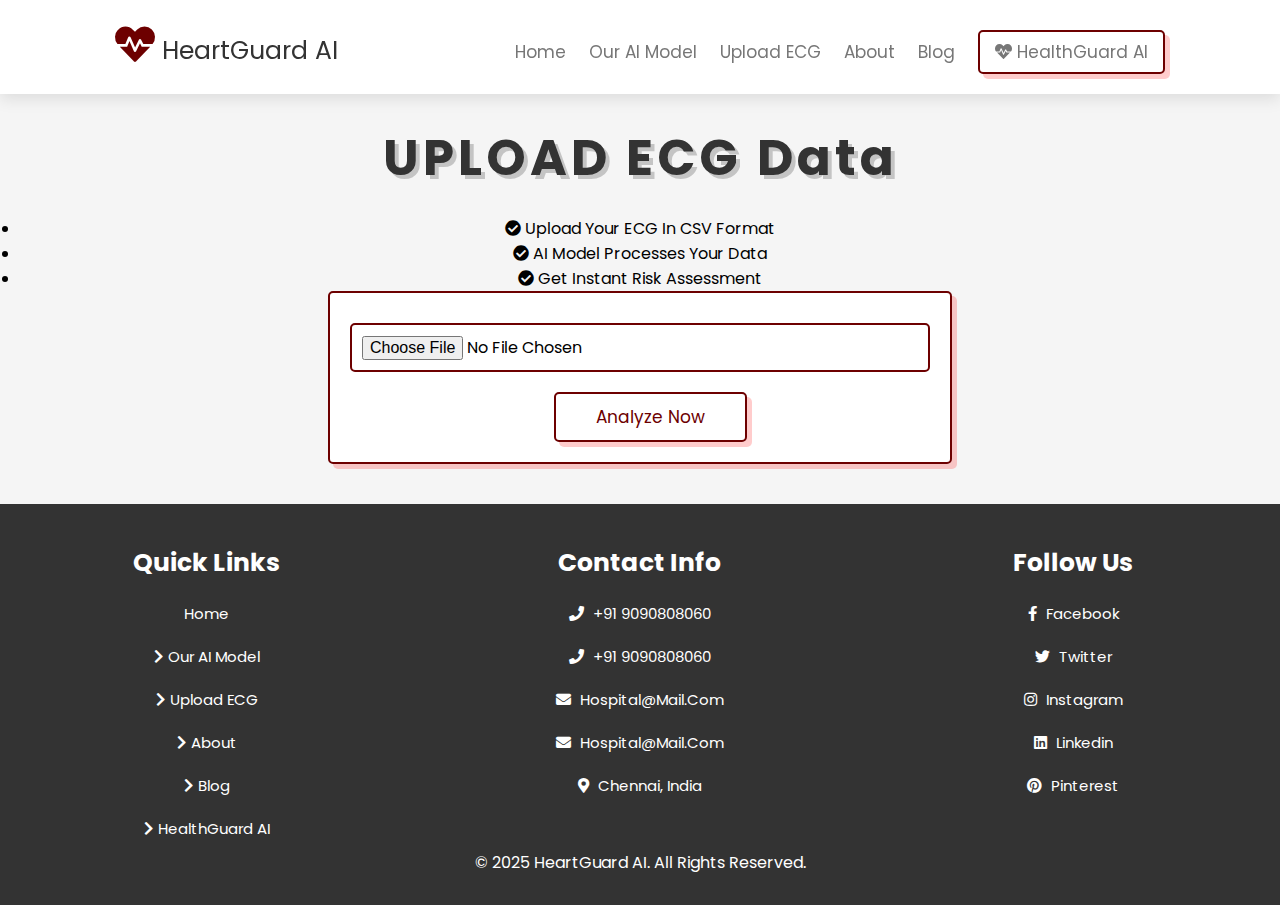
<file: upload.html>
<!DOCTYPE html>
<html lang="en">
<head>
    <meta charset="UTF-8">
    <meta name="viewport" content="width=device-width, initial-scale=1.0">
    <title>Heart Attack Prediction</title>
    <link rel="stylesheet" href="https://cdnjs.cloudflare.com/ajax/libs/font-awesome/5.15.4/css/all.min.css">
    <link rel="stylesheet" href="style.css">
</head>
<body>

<header class="header">
    <a href="#" class="logo"> <i class="fas fa-heartbeat"></i> HeartGuard AI </a>
    <nav class="navbar">
        <a href="index.html">Home</a>
        <a href="model.html">Our AI Model</a>
        <a href="upload.html">Upload ECG</a>
        <a href="about.html">About</a>
        <a href="blog.html">Blog</a>
        <a href="chatbot.html" class="btn"><i class="fas fa-heartbeat"></i> HealthGuard AI</a>
    </nav>
    <div id="menu-btn" class="fas fa-bars"></div>
</header>
<section class="upload" id="upload">
    
    <h1 class="heading"> Upload <span>ECG Data</span> </h1>
    <ul class="list">
        <li><i class="fas fa-check-circle"></i> Upload your ECG in CSV format</li>
        <li><i class="fas fa-check-circle"></i> AI model processes your data</li>
        <li><i class="fas fa-check-circle"></i> Get instant risk assessment</li>
    </ul>
    <form action="upload.php" method="POST" enctype="multipart/form-data">
        <input type="file" name="ecg_file" accept=".csv" class="box">
        <input type="submit" value="Analyze Now" class="btn">
    </form>
</section>
<footer class="footer">
    <div class="box-container">
        <div class="box">
            <h3>quick links</h3>
            <a href="index.html">home</a>
            <a href="model.html"><i class="fas fa-chevron-right"></i>Our AI Model</a>
            <a href="upload.html"><i class="fas fa-chevron-right"></i>Upload ECG</a>
            <a href="about.html"><i class="fas fa-chevron-right"></i>About</a>
            <a href="blog.html"><i class="fas fa-chevron-right"></i>Blog</a>
            <a href="chatbot.html"><i class="fas fa-chevron-right"></i>HealthGuard AI</a>
        </div>
        <div class="box">
            <h3>contact info</h3>
            <a href="#"> <i class="fas fa-phone"></i> +91 9090808060 </a>
            <a href="#"> <i class="fas fa-phone"></i> +91 9090808060 </a>
            <a href="#"> <i class="fas fa-envelope"></i> hospital@mail.com </a>
            <a href="#"> <i class="fas fa-envelope"></i> hospital@mail.com </a>
            <a href="#"> <i class="fas fa-map-marker-alt"></i> Chennai, India </a>
        </div>
        <div class="box">
            <h3>follow us</h3>
            <a href="#"> <i class="fab fa-facebook-f"></i> facebook </a>
            <a href="#"> <i class="fab fa-twitter"></i> twitter </a>
            <a href="#"> <i class="fab fa-instagram"></i> instagram </a>
            <a href="#"> <i class="fab fa-linkedin"></i> linkedin </a>
            <a href="#"> <i class="fab fa-pinterest"></i> pinterest </a>
        </div>
    </div>
    <p>&copy; 2025 HeartGuard AI. All Rights Reserved.</p>
</footer>

</body>
</html>
</file>
<file: style.css>
@import url('https://fonts.googleapis.com/css2?family=Poppins:wght@100;200;300;400;500;600;700&display=swap');

:root {
    --primary: #6d0000; /* Changed from green to tech-style blue */
    --dark: #333;
    --light-text: #777;
    --box-shadow: .5rem .5rem 0 rgba(255, 0, 0, 0.2);
    --text-shadow: .4rem .4rem 0 rgba(0, 0, 0, .2);
    --border: .2rem solid var(--primary);
}

* {
    font-family: 'Poppins', sans-serif;
    margin: 0; 
    padding: 0;
    box-sizing: border-box;
    outline: none; 
    border: none;
    text-decoration: none;
    text-transform: capitalize;
    transition: all .2s ease-out;
}

html {
    font-size: 62.5%;
    overflow-x: hidden;
    scroll-behavior: smooth;
    scroll-padding-top: 7rem;
}

section {
    padding: 2rem 9%;
}

section:nth-child(even) {
    background: #f5f5f5;
}

/* ===== Heading Style ===== */
.heading {
    text-align: center;
    padding-bottom: 2rem;
    padding-top: 8rem;
    text-transform: uppercase;
    text-shadow: var(--text-shadow);
    color: var(--dark);
    font-size: 5rem;
    letter-spacing: .4rem;
}

/* ===== Buttons ===== */
.btn {
    display: inline-block;
    margin-top: 1rem;
    padding: .7rem 1.5rem;
    border: var(--border);
    border-radius: .5rem;
    box-shadow: var(--box-shadow);
    color: var(--primary);
    cursor: pointer;
    font-size: 1.7rem;
    background: #fff;
    margin-left: 2rem;
}

.btn span {
    padding: .7rem 1rem;
    border-radius: .5rem;
    background: var(--primary);
    color: #fff;
    margin-left: .5rem;
}

.btn:hover {
    background: var(--primary);
    color: #fff;
}

.btn:hover span {
    color: var(--primary);
    background: #fff;
    margin-left: 1rem;
}

/* ===== Navigation Bar ===== */
.header {
    padding: 2rem 9%;
    position: fixed;
    top: 0;
    left: 0;
    right: 0;
    z-index: 1000;
    display: flex;
    align-items: center;
    justify-content: space-between;
    background: #fff;
    box-shadow: 0 .5rem 1.5rem rgba(0, 0, 0, .1);
}

.header .logo {
    font-size: 2.5rem;
    color: var(--dark);
}

.header .logo i {
    color: var(--primary);
    font-size: 4rem;
}

.header .navbar a {
    font-size: 1.7rem;
    color: var(--light-text);
    margin-left: 2rem;
    
}

.header .navbar a:hover {
    color: var(--primary);
}
/* .header .navbar .a .btn:hover {
    color: var(--primary);
    
} */

/* Mobile Menu */
#menu-btn {
    font-size: 2.5rem;
    border-radius: .5rem;
    background: #eee;
    color: var(--primary);
    padding: 1rem 1.5rem;
    cursor: pointer;
    display: none;
}

/* ===== Home Section ===== */
.home {
    display: flex;
    align-items: center;
    flex-wrap: wrap;
    gap: 1.5rem;
    padding-top: 10rem;
}

.home .image {
    flex: 1 1 15rem;
}

.home .image img {
    width: 80%;
}

.home .content {
    flex: 1 1 45rem;
}

.home .content h3 {
    font-size: 4.5rem;
    color: var(--dark);
    text-shadow: var(--text-shadow);
}

.home .content p {
    font-size: 1.7rem;
    color: var(--light-text);
    line-height: 1.8;
    padding: 1rem 0;
}



/* ===== Upload ECG Section ===== */
.upload {
    text-align: center;
    padding: 4rem 2rem;
}

.upload form {
    background: #fff;
    border: var(--border);
    box-shadow: var(--box-shadow);
    padding: 2rem;
    display: inline-block;
    border-radius: .5rem;
}

.upload form .box {
    width: 100%;
    margin: 1rem 0;
    border-radius: .5rem;
    border: var(--border);
    font-size: 1.6rem;
    padding: 1rem;
}

.upload form .btn {
    padding: 1rem 4rem;
}

/* ===== Features Section ===== */
.features .box-container {
    display: grid;
    grid-template-columns: repeat(auto-fit, minmax(30rem, 1fr));
    gap: 2rem;
}

.features .box-container .box {
    background: #fff;
    border-radius: .5rem;
    box-shadow: var(--box-shadow);
    border: var(--border);
    padding: 2.5rem;
    text-align: center;
}

.features .box-container .box i {
    color: var(--primary);
    font-size: 5rem;
    padding-bottom: .5rem;
}

.features .box-container .box h3 {
    font-size: 2.5rem;
    color: var(--dark);
}

/* ===== About Section ===== */
.about .row {
    display: flex;
    align-items: center;
    flex-wrap: wrap;
    gap: 2rem;
}

.about .row .image { /* Added styling for the image container */
    flex: 1 1 45rem; /* Same flex properties as content for balance */
    overflow: hidden; /* To prevent image overflow if needed */
}

.about .row .image img { /* Styles the image itself */
    width: 100%;
    height: auto; /* Maintain aspect ratio */
    display: block; /* Prevents small space below image */
}

.about .row .content {
    flex: 1 1 45rem;
}

.about .row .content h3 {
    font-size: 4rem;
    color: var(--dark);
    margin-bottom: 1rem; /* Adds some spacing below the heading */
}

.about .row .content p {
    font-size: 1.5rem;
    color: var(--light-text);
    line-height: 1.8;
    margin-bottom: 1.5rem; /* Adds spacing between paragraphs if there are multiple */
}

.about .row .content .btn { /* Styles the button if present */
    display: inline-block; /* Makes it behave like a regular inline element */
    padding: 1rem 2rem; /* Adjust padding as needed */
    background-color: var(--primary-color); /* Use your primary color */
    color: #fff; /* White text */
    border-radius: 5px; /* Rounded corners */
    text-decoration: none; /* Remove underlines from links */
    transition: background-color 0.3s ease; /* Smooth transition on hover */
}

.about .row .content .btn:hover {
    background-color: var(--primary-color-darker); /* Darker shade on hover */
}

.blogs .box-container {
    display: grid;
    grid-template-columns: repeat(auto-fit, minmax(30rem, 1fr));
    gap: 2rem;
}

.blogs .box-container .box {
    border: var(--border);
    box-shadow: var(--box-shadow);
    border-radius: .5rem;
    padding: 2rem;
}

.blogs .box-container .box .image {
    height: 20rem;
    overflow: hidden;
    border-radius: .5rem;
}

.blogs .box-container .box .image img {
    height: 100%;
    width: 100%;
    object-fit: cover;
}

.blogs .box-container .box:hover .image img {
    transform: scale(1.2);
}

.blogs .box-container .box .content {
    padding-top: 1rem;
}

.blogs .box-container .box .content .icon {
    padding: 1rem 0;
    display: flex;
    align-items: center;
    justify-content: space-between;
}

.blogs .box-container .box .content .icon a {
    font-size: 1.4rem;
    color: var(--light-color);
}

.blogs .box-container .box .content .icon a:hover {
    color: var(--green);
}

.blogs .box-container .box .content .icon a i {
    padding-right: .5rem;
    color: var(--green);
}

.blogs .box-container .box .content h3 {
    color: var(--black);
    font-size: 3rem;
}

.blogs .box-container .box .content p {
    color: var(--light-color);
    font-size: 1.5rem;
    line-height: 1.8;
    padding: 1rem 0;
}

/* ===== AI Model Section ===== */
.ai-model {
    padding: 4rem 9%; /* Same padding as other sections */
    box-shadow: var(--box-shadow); /* Adding shadow for depth */
    font-size: large;
    line-height: 3rem;
    text-align: left;

}
.ai-model .heading {
    font-size: 4rem; /* Larger heading for emphasis */
    color: var(--dark);
    text-shadow: var(--text-shadow);
    margin-bottom: 2rem; /* Adds space below the heading */
}
.ai-model .p{
    font-size: 2.5rem;
    color: var(--light-text);
    line-height: 3rem;
    padding: 1rem 1rem;
}

.ai-model .team {
    width: 20%;
    height: auto;
    display: flex;
}




/* ===== Media Queries for Responsiveness ===== */
@media (max-width: 768px) {
    .ai-model .row .content h3 {
        font-size: 3rem; /* Smaller font for headings on small screens */
    }

    .ai-model .row .content p {
        font-size: 1.4rem; /* Slightly smaller text for readability */
    }

    .ai-model .row .image, .ai-model .row .content {
        flex: 1 1 100%; /* Stacks content and image vertically on small screens */
    }
}

@media (max-width: 450px) {
    .ai-model .row .content h3 {
        font-size: 2.5rem; /* Even smaller heading on very small screens */
    }

    .ai-model .row .content p {
        font-size: 1.3rem; /* Smaller paragraph text */
    }
}

.upload .list {
    font-size: medium;
}

.footer {
    text-align: center;
    padding: 3rem 0;
    background: var(--dark);
    color: #000000;
}
.footer .box-container {
    display: grid;
    grid-template-columns: repeat(auto-fit, minmax(22rem, 1fr));
    gap: 2rem;
    
}

.footer .box-container .box h3 {
    font-size: 2.5rem;
    color: var(--black);
    padding: 1rem 0;
    
}

.footer .box-container .box a {
    display: block;
    font-size: 1.5rem;
    color: var(--light-color);
    padding: 1rem 0;
}

.footer .box-container .box a i {
    padding-right: .5rem;
    color: var(--green);
}

.footer .box-container .box a:hover i {
    padding-right: 2rem;
}


.doctors .box-container {
    display: grid;
    grid-template-columns: repeat(auto-fit, minmax(30rem, 1fr));
    gap: 2rem;
}

.doctors .box-container .box {
    text-align: center;
    background: #fff;
    border-radius: .5rem;
    border: var(--border);
    box-shadow: var(--box-shadow);
    padding: 2rem;
}

.doctors .box-container .box img {
    height: 20rem;
    border: var(--border);
    border-radius: .5rem;
    margin-top: 1rem;
    margin-bottom: 1rem;
}

.doctors .box-container .box h3 {
    color: var(--black);
    font-size: 2.5rem;
}

.doctors .box-container .box span {
    color: var(--green);
    font-size: 1.5rem;
}

.doctors .box-container .box .share {
    padding-top: 2rem;
}

.doctors .box-container .box .share a {
    height: 5rem;
    width: 5rem;
    line-height: 4.5rem;
    font-size: 2rem;
    color: var(--green);
    border-radius: 5rem;
    border: var(--border);
    margin: .3rem;
}

.doctors .box-container .box .share a:hover {
    background: var(--green);
    color: #fff;
    box-shadow: var(--box-shadow);
}




/* Chatbot Button */
.chatbot-button {
    position: fixed;
    bottom: 20px;
    right: 20px;
    background-color: var(--primary);
    color: #fff;
    width: 60px;
    height: 60px;
    border-radius: 50%;
    display: flex;
    align-items: center;
    justify-content: center;
    cursor: pointer;
    box-shadow: 0 4px 8px rgba(0, 0, 0, 0.2);
    z-index: 1000;
}

.chatbot-button i {
    font-size: 24px;
}

/* Chatbot Window */
.chatbot-window {
    position: fixed;
    bottom: 90px;
    right: 20px;
    width: 300px;
    height: 400px;
    background-color: #fff;
    border-radius: 10px;
    box-shadow: 0 4px 8px rgba(0, 0, 0, 0.2);
    display: none;
    flex-direction: column;
    z-index: 1000;
}

.chatbot-window.active {
    display: flex;
}

.chatbot-header {
    background-color: var(--primary);
    color: #fff;
    padding: 10px;
    border-top-left-radius: 10px;
    border-top-right-radius: 10px;
    display: flex;
    justify-content: space-between;
    align-items: center;
}

.chatbot-header h3 {
    margin: 0;
    font-size: 18px;
}

.close-chatbot {
    background: none;
    border: none;
    color: #fff;
    cursor: pointer;
    font-size: 18px;
}

.chatbot-body {
    flex: 1;
    padding: 10px;
    overflow-y: auto;
    background-color: #f9f9f9;
    border-bottom-left-radius: 10px;
    border-bottom-right-radius: 10px;
}

/* Chatbot-specific styles */
#chat-container {
    width: 100%;
    height: 100%;
    background-color: #fff;
    border-radius: 8px;
    display: flex;
    flex-direction: column;
}

#chat-box {
    flex: 1;
    overflow-y: auto;
    border-bottom: 1px solid #ddd;
    margin-bottom: 10px;
    padding-bottom: 10px;
    display: flex;
    flex-direction: column;
}

.message {
    margin-bottom: 10px;
    padding: 8px;
    border-radius: 4px;
    max-width: 80%;
    display: flex;
    align-items: center;
    opacity: 0;
    transform: translateY(10px);
    animation: fadeIn 0.3s ease-in-out forwards;
}

@keyframes fadeIn {
    to {
        opacity: 1;
        transform: translateY(0);
    }
}

.user-message {
    align-self: flex-end;
    background-color: #007bff;
    color: white;
}

.bot-message {
    align-self: flex-start;
    background-color: #e0e0e0;
    color: #333;
}

#input-container {
    display: flex;
}

#user-input {
    flex: 1;
    padding: 10px;
    border: 1px solid #ddd;
    border-radius: 4px;
}

#send-btn {
    padding: 10px;
    background-color: #007bff;
    color: #fff;
    border: none;
    border-radius: 4px;
    cursor: pointer;
    margin-left: 5px;
}

#loading {
    display: none;
    font-size: 12px;
    color: #666;
    text-align: center;
}

.emoji {
    margin-right: 5px;
}


/* Media Queries for Responsiveness */
@media (max-width: 768px) { /* Example breakpoint */
    .about .row .content h3 {
        font-size: 3rem; /* Smaller heading on smaller screens */
    }

    .about .row .content p {
        font-size: 1.4rem; /* Slightly smaller text */
    }

    .about .row .image {
        flex: 1 1 100%; /* Image takes full width */
    }
    .about .row .content {
        flex: 1 1 100%; /* Content takes full width */
    }
}

@media (max-width: 480px) { /* Another example breakpoint */
    .about .row .content h3 {
        font-size: 2.5rem;
    }

    .about .row .content p {
        font-size: 1.3rem;
    }
}

/* ===== Footer ===== */
.footer {
    text-align: center;
    padding: 3rem 0;
    background: var(--dark);
    color: #fff;
}

.footer p {
    font-size: 1.6rem;
}

/* ===== Media Queries ===== */
@media (max-width: 991px) {
    html {
        font-size: 55%;
    }
    
    .header {
        padding: 2rem;
    }
    
    section {
        padding: 2rem;
    }
}

@media (max-width: 768px) {
    #menu-btn {
        display: initial;
    }

    .header .navbar {
        position: absolute;
        top: 115%;
        right: 2rem;
        width: 30rem;
        background: #fff;
        border-radius: .5rem;
        box-shadow: var(--box-shadow);
        border: var(--border);
        transform: scale(0);
        opacity: 0;
        transition: none;
    }

    .header .navbar.active {
        transform: scale(1);
        opacity: 1;
        transition: .2s ease-out;
    }
}

@media (max-width: 450px) {
    html {
        font-size: 50%;
    }
}
</file>
